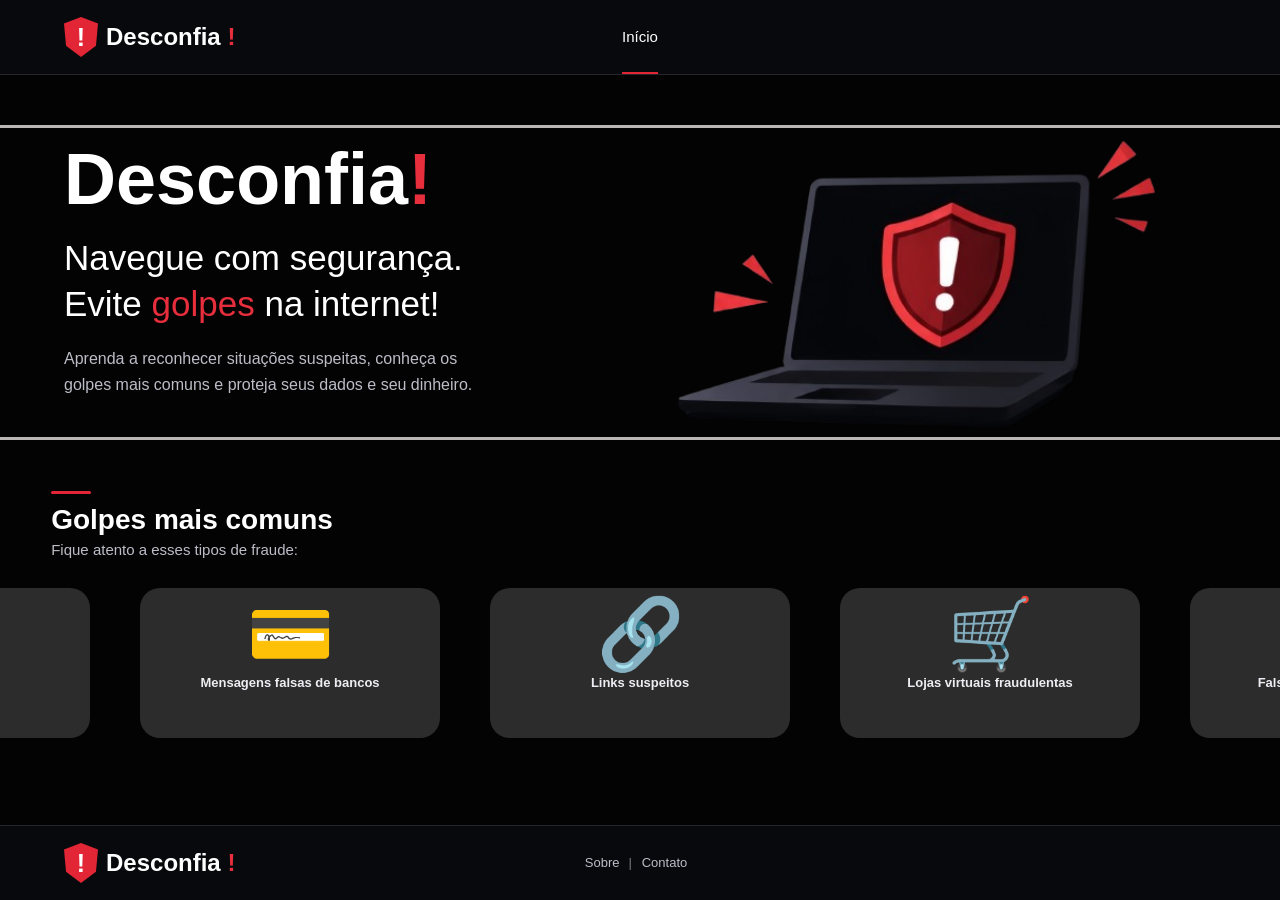
<file: html/index.html>
<!DOCTYPE html>
<html lang="pt-BR">

<head>
    <meta charset="UTF-8">
    <meta name="viewport" content="width=device-width, initial-scale=1.0">
    <title>Desconfia!</title>
    <link rel="stylesheet" href="../css/style.css">
</head>

<body>

    <header class="cabecalho">

        <!-- LOGO -->
        <a href="index.html" class="logo">

            <!-- Símbolo do escudo com exclamação -->
            <span class="icone-logo">!</span>

            <!-- Texto depois do escudo -->
            <span class="nome-logo">
                Desconfia <span class="vermelho">!</span>
            </span>
        </a>

        <!-- Menu horizontal de navegação -->
        <nav class="menu">

            <a href="index.html" class="ativo">Início</a>

        </nav>

    </header>

    <main>
        <!-- Seção da parte inicial -->
        <div class="secaoindex">
            <section class="secao-inicial">
                <div class="conteudo-texto">
                    <h1>Desconfia<span class="vermelho">!</span></h1>
                    <h2>Navegue com segurança. <br>Evite <span class="vermelho">golpes</span> na internet!</h2>
                    <p>Aprenda a reconhecer situações suspeitas, conheça os golpes mais comuns e proteja seus dados e
                        seu
                        dinheiro.</p>
                </div>

                <div class="conteudo-imagem">
                    <img src="../img/notebookr.png" alt="notebook">
                </div>

                
            </section>

            <!-- Seção da parte dos golpes -->
            <section class="secao-golpes">
                <div class="cabecalho-golpes">
                    <div class="detalhe-linha"></div>
                    <h2>Golpes mais comuns</h2>
                    <p>Fique atento a esses tipos de fraude:</p>
                </div>

                <!-- Cards que levam a outras páginas -->
                <nav class="cards-container">

                    <!-- Card 1 -->
                    <a href="pix.html" class="card-golpe">
                        <div class="quadrado">
                            <span class="simbolo">❖</span>
                            <p>Golpes do Pix</p>
                        </div>
                    </a>

                    <!-- Card 2 -->
                    <a href="bancos.html" class="card-golpe">
                        <div class="quadrado">
                            <span class="simbolo">💳</span>
                            <p>Mensagens falsas de bancos</p>
                        </div>
                    </a>

                    <!-- Card 3 -->
                    <a href="link.html" class="card-golpe">
                        <div class="quadrado">
                            <span class="simbolo">🔗</span>
                            <p>Links suspeitos</p>
                        </div>
                    </a>

                    <!-- Card 4 -->
                    <a href="lojas.html" class="card-golpe">
                        <div class="quadrado">
                            <span class="simbolo">🛒</span>
                            <p>Lojas virtuais fraudulentas</p>
                        </div>
                    </a>

                    <!-- Card 5 -->
                    <a href="empregos.html" class="card-golpe">
                        <div class="quadrado">
                            <span class="simbolo">💼</span>
                            <p>Falsas ofertas de emprego</p>
                        </div>
                    </a>


                </nav>

            </section>

        </div>
    </main>

    <div class="footerindex">
        <footer class="rodape">
            <a href="index.html" class="logo">

                <!-- Símbolo do escudo com exclamação -->
                <span class="icone-logo">!</span>

                <!-- Texto depois do escudo -->
                <span class="nome-logo">
                    Desconfia <span class="vermelho">!</span>
                </span>
            </a>

            <nav class="menu-rodape">
                <a href="sobre.html">Sobre</a>
                <span class="separador">│</span>

                <a href="contato.html">Contato</a>
                <span class="separador"></span>
            </nav>

        </footer>
    </div>
</body>

</html>
</file>
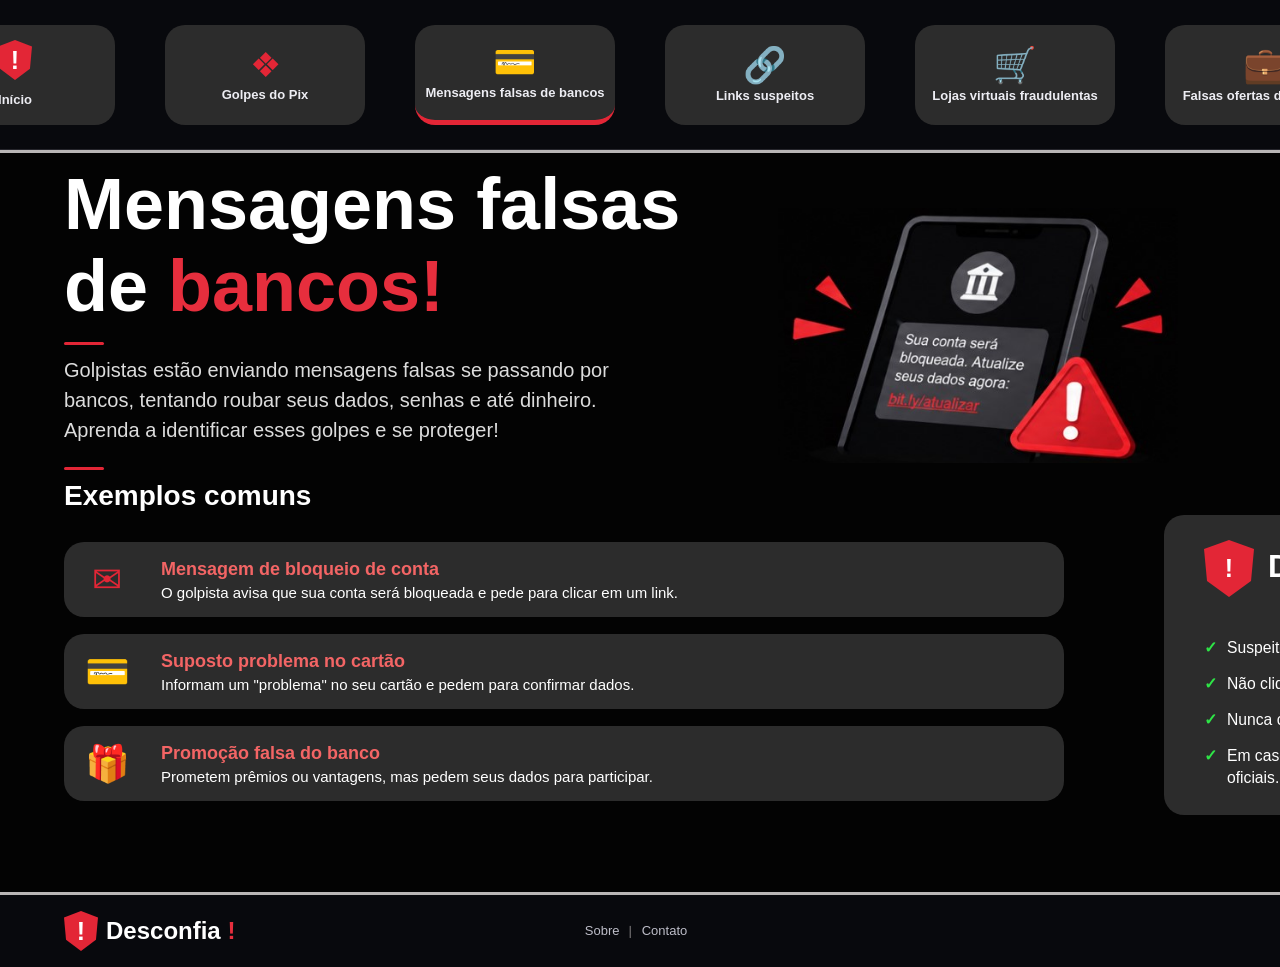
<file: html/bancos.html>
<!DOCTYPE html>
<html lang="pt-BR">

<head>
    <meta charset="UTF-8">
    <meta name="viewport" content="width=device-width, initial-scale=1.0">
    <title>Mensagens falsas de bancos</title>
    <link rel="stylesheet" href="../css/style.css">
</head>

<body>

    <header class="cabecalho-outras">


        <!-- Cards que levam a outras páginas quando um já foi clicado-->
        <nav class="cards-container-clicado">

            <!-- Card 1 -->
            <a href="index.html" class="card-golpe">
                <div class="quadrado-clicado">
                    <span class="icone-logo">!</span>
                    <p class="ajuste">Início</p>
                </div>
            </a>

            <!-- Card 2 -->
            <a href="pix.html" class="card-golpe">
                <div class="quadrado-clicado">
                    <span class="simbolo">❖</span>
                    <p>Golpes do Pix</p>
                </div>
            </a>

            <!-- Card 3 -->
            <a href="bancos.html" class="card-golpe">
                <div class="quadrado-clicado ativo">
                    <span class="simbolo">💳</span>
                    <p>Mensagens falsas de bancos</p>
                </div>
            </a>

            <!-- Card 4 -->
            <a href="link.html" class="card-golpe">
                <div class="quadrado-clicado">
                    <span class="simbolo">🔗</span>
                    <p>Links suspeitos</p>
                </div>
            </a>

            <!-- Card 5 -->
            <a href="lojas.html" class="card-golpe">
                <div class="quadrado-clicado">
                    <span class="simbolo">🛒</span>
                    <p>Lojas virtuais fraudulentas</p>
                </div>
            </a>

            <!-- Card 6 -->
            <a href="empregos.html" class="card-golpe">
                <div class="quadrado-clicado">
                    <span class="simbolo">💼</span>
                    <p>Falsas ofertas de emprego</p>
                </div>
            </a>


        </nav>



    </header>

    <main>

        <!-- Seção da parte inicial -->
        <section class="secao-inicial">
            <div class="conteudo-texto-sobre">
                <div id="titulo-sobre">
                    <h1>Mensagens falsas <br>de <span class="vermelho">bancos!</span></h1>
                </div>
                <div class="detalhe-linha"></div>

                <p class="texto-sobre">
                    Golpistas estão enviando mensagens falsas se passando por bancos, tentando roubar seus dados, senhas
                    e até dinheiro. Aprenda a identificar esses golpes e se proteger!
                </p>

                <div class="conteudo-imagem-banco">
                    <img src="../img/imgbanco.jpg" alt="banco">
                </div>


                <section class="secao-golpes-explicando">
                    <div class="cabecalho-golpes-explicando">
                        <div class="detalhe-linha"></div>
                        <h2>Exemplos comuns</h2>
                    </div>

                    <!-- Início dos cards-->
                    <!-- Classe que agrupa a coluna da esquerda e direita -->
                    <div class="cards-container-2col">
                        <div class="coluna-esquerda">
                            <!-- Card 1 -->
                            <div class="quadrado-comprido">
                                <!-- Emoji -->
                                <span class="simbolo">✉</span>

                                <!-- Bloco que agrupa título e descrição de cada card -->
                                <div class="titulo-descricao">
                                    <h3 class="titulo">
                                        Mensagem de bloqueio de conta
                                    </h3>

                                    <p class="descricao">
                                        O golpista avisa que sua conta será bloqueada e pede para clicar em um link.
                                    </p>

                                </div>

                            </div>


                            <!-- Card 2 -->
                            <div class="quadrado-comprido">
                                <span class="simbolo">💳</span>

                                <!-- Bloco que agrupa título e descrição de cada card -->
                                <div class="titulo-descricao">
                                    <h3 class="titulo">
                                        Suposto problema no cartão
                                    </h3>

                                    <p class="descricao">
                                        Informam um "problema" no seu cartão e pedem para confirmar dados.
                                    </p>

                                </div>
                            </div>

                            <!-- Card 3 -->
                            <div class="quadrado-comprido">
                                <span class="simbolo">🎁</span>

                                <!-- Bloco que agrupa título e descrição de cada card -->
                                <div class="titulo-descricao">
                                    <h3 class="titulo">
                                        Promoção falsa do banco
                                    </h3>

                                    <p class="descricao">
                                        Prometem prêmios ou vantagens, mas pedem seus dados para participar.
                                    </p>

                                </div>
                            </div>
                        </div>

                        <div class="coluna-direita">

                            <!-- Card 4 -->
                            <div class="quadrado-grande">

                                <div class="titulo-icone-qd">
                                    <span class="icone-logo">!</span>
                                    <h3 class="titulo-qd">
                                        Dicas de proteção
                                    </h3>
                                </div>

                                <ul class="descricao-qd">
                                    <li><span class="check">✓</span>Suspeite de mensagens que pedem dados pessoais.
                                    </li>
                                    <li><span class="check">✓</span>Não clique em links desconhecidos.</li>
                                    <li><span class="check">✓</span>Nunca compartilhe senhas ou códigos por mensagens.
                                    </li>
                                    <li><span class="check">✓</span>Em caso de dúvida, entre em contato com o banco
                                        pelos
                                        canais oficiais.</li>
                                </ul>

                            </div>

                        </div>
                    </div>

                </section>
            </div>

        </section>

    </main>

    <footer class="rodape">
        <a href="index.html" class="logo">

            <!-- Símbolo do escudo com exclamação -->
            <span class="icone-logo">!</span>

            <!-- Texto depois do escudo -->
            <span class="nome-logo">
                Desconfia <span class="vermelho">!</span>
            </span>
        </a>

        <nav class="menu-rodape">
            <a href="sobre.html">Sobre</a>
            <span class="separador">│</span>

            <a href="contato.html">Contato</a>
            <span class="separador"></span>
        </nav>

    </footer>

</body>

</html>
</file>
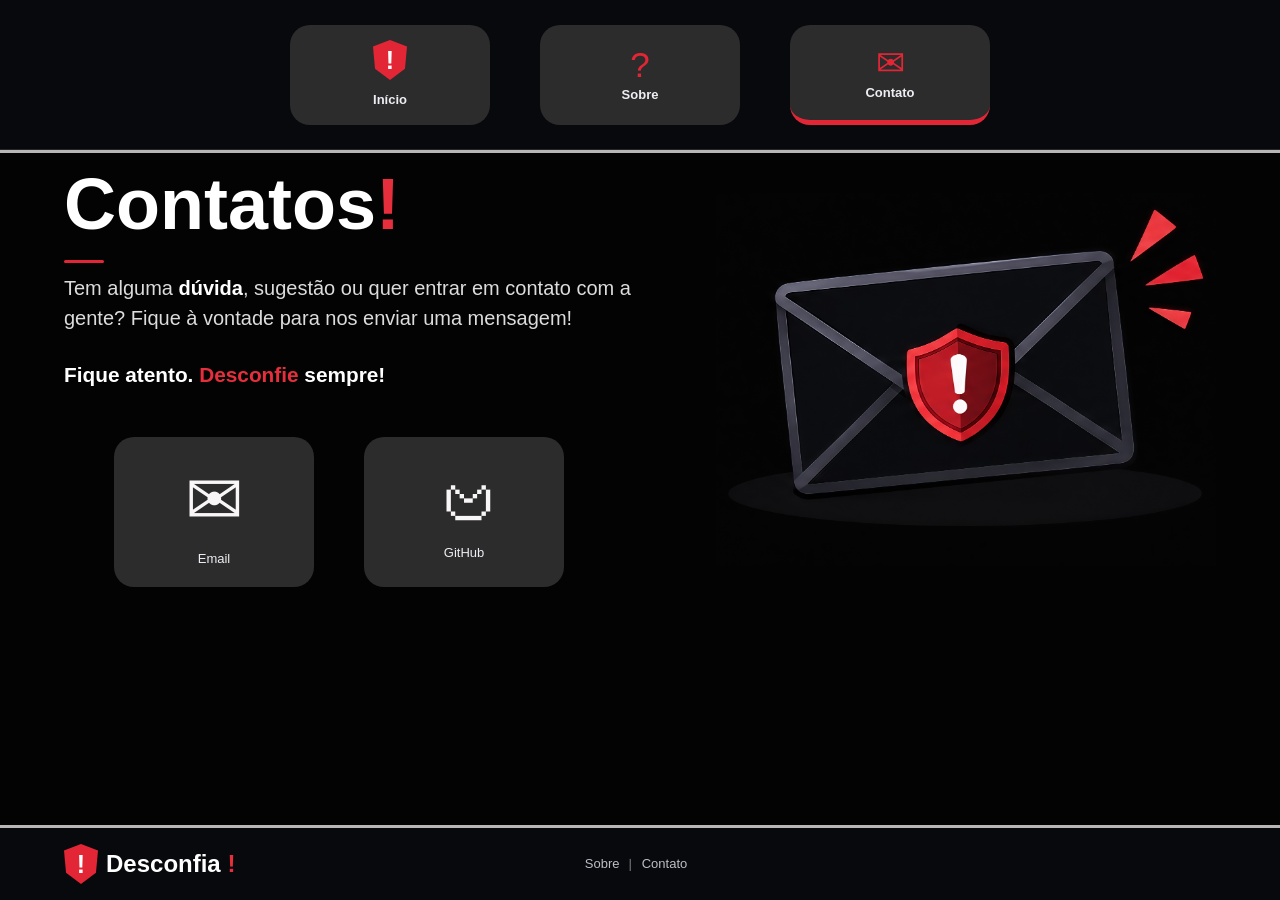
<file: html/contato.html>
<!DOCTYPE html>
<html lang="pt-BR">

<head>
    <meta charset="UTF-8">
    <meta name="viewport" content="width=device-width, initial-scale=1.0">
    <title>Contato</title>
    <link rel="stylesheet" href="../css/style.css">
</head>

<body>

    <header class="cabecalho-outras">


        <!-- Cards que levam a outras páginas quando um já foi clicado-->
        <nav class="cards-container-clicado">

            <!-- Card 1 -->
            <a href="index.html" class="card-golpe">
                <div class="quadrado-clicado">
                    <span class="icone-logo">!</span>
                    <p class="ajuste">Início</p>
                </div>
            </a>

            <!-- Card 2 -->
            <a href="sobre.html" class="card-golpe">
                <div class="quadrado-clicado">
                    <span class="simbolo">?</span>
                    <p>Sobre</p>
                </div>
            </a>

            <!-- Card 3 -->
            <a href="contato.html" class="card-golpe">
                <div class="quadrado-clicado ativo">
                    <span class="simbolo">✉</span>
                    <p>Contato</p>
                </div>
            </a>


        </nav>



    </header>

    <main>

        <!-- Seção da parte inicial -->
        <section class="secao-inicial">
            <div class="conteudo-texto-sobre">
                <div id="titulo-sobre">
                    <h1>Contatos<span class="vermelho">!</span></h1>
                </div>
                <div class="detalhe-linha"></div>

                <p class="texto-sobre">
                    Tem alguma <strong>dúvida</strong>, sugestão ou quer entrar em contato com a gente? Fique à vontade
                    para nos enviar uma mensagem!
                </p>

                <p class="frase-final">
                    Fique atento. <span class="vermelho">Desconfie</span> sempre!
                </p>

                <nav class="cards-container-contato">

                    <!-- Card 1 -->
                    <a href="https://mail.google.com/mail/?view=cm&fs=1&to=ntandreyz@gmail.com" class="card-contato">
                        <div class="quadrado-contato">
                            <span class="simbolo-contato">✉</span>
                            <p class="ajuste">Email</p>
                        </div>
                    </a>

                    <!-- Card 2 -->
                    <a href="https://github.com/ntandrey/ProjetoFinal.git" class="card-contato">
                        <div class="quadrado-contato">
                            <span class="simbolo-contato">𑄝</span>
                            <p>GitHub</p>
                        </div>
                    </a>

                    <div class="conteudo-imagem-contato">
                        <img src="../img/imagem-contato.jpg" alt="interrogação">
                    </div>

                </nav>
            </div>
        </section>

    </main>

    <footer class="rodape">
        <a href="index.html" class="logo">

            <!-- Símbolo do escudo com exclamação -->
            <span class="icone-logo">!</span>

            <!-- Texto depois do escudo -->
            <span class="nome-logo">
                Desconfia <span class="vermelho">!</span>
            </span>
        </a>

        <nav class="menu-rodape">
            <a href="sobre.html">Sobre</a>
            <span class="separador">│</span>

            <a href="contato.html">Contato</a>
            <span class="separador"></span>
        </nav>

    </footer>

</body>

</html>
</file>
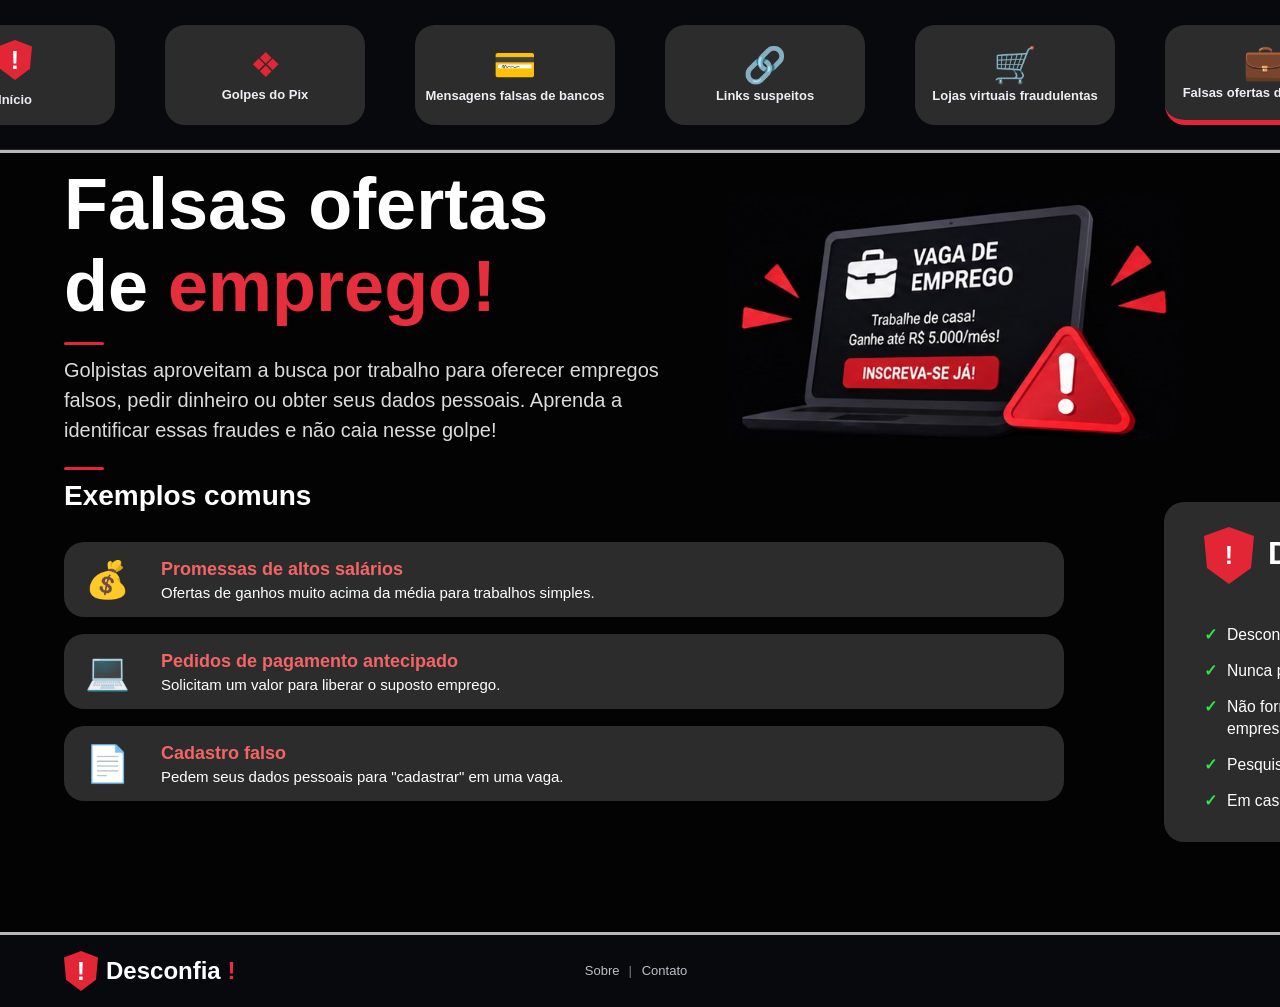
<file: html/empregos.html>
<!DOCTYPE html>
<html lang="pt-BR">

<head>
    <meta charset="UTF-8">
    <meta name="viewport" content="width=device-width, initial-scale=1.0">
    <title>Falsas ofertas de emprego</title>
    <link rel="stylesheet" href="../css/style.css">
</head>

<body>

    <header class="cabecalho-outras">

        <!-- Cards que levam a outras páginas quando um já foi clicado-->
        <nav class="cards-container-clicado">

            <!-- Card 1 -->
            <a href="index.html" class="card-golpe">
                <div class="quadrado-clicado">
                    <span class="icone-logo">!</span>
                    <p class="ajuste">Início</p>
                </div>
            </a>

            <!-- Card 2 -->
            <a href="pix.html" class="card-golpe">
                <div class="quadrado-clicado">
                    <span class="simbolo">❖</span>
                    <p>Golpes do Pix</p>
                </div>
            </a>

            <!-- Card 3 -->
            <a href="bancos.html" class="card-golpe">
                <div class="quadrado-clicado">
                    <span class="simbolo">💳</span>
                    <p>Mensagens falsas de bancos</p>
                </div>
            </a>

            <!-- Card 4 -->
            <a href="link.html" class="card-golpe">
                <div class="quadrado-clicado">
                    <span class="simbolo">🔗</span>
                    <p>Links suspeitos</p>
                </div>
            </a>

            <!-- Card 5 -->
            <a href="lojas.html" class="card-golpe">
                <div class="quadrado-clicado">
                    <span class="simbolo">🛒</span>
                    <p>Lojas virtuais fraudulentas</p>
                </div>
            </a>

            <!-- Card 6 -->
            <a href="empregos.html" class="card-golpe">
                <div class="quadrado-clicado ativo">
                    <span class="simbolo">💼</span>
                    <p>Falsas ofertas de emprego</p>
                </div>
            </a>

        </nav>

    </header>

    <main>

        <!-- Seção da parte inicial -->
        <section class="secao-inicial">
            <div class="conteudo-texto-sobre">
                <div id="titulo-sobre">
                    <h1>Falsas ofertas <br>de <span class="vermelho">emprego!</span></h1>
                </div>
                <div class="detalhe-linha"></div>

                <p class="texto-sobre">
                    Golpistas aproveitam a busca por trabalho para oferecer empregos falsos, pedir dinheiro ou obter
                    seus dados pessoais. Aprenda a identificar essas fraudes e não caia nesse golpe!
                </p>

                <div class="conteudo-imagem-emprego">
                    <img src="../img/imgemprego.jpg" alt="emprego">
                </div>

                <section class="secao-golpes-explicando">
                    <div class="cabecalho-golpes-explicando">
                        <div class="detalhe-linha"></div>
                        <h2>Exemplos comuns</h2>
                    </div>

                    <!-- Início dos cards-->
                    <!-- Classe que agrupa a coluna da esquerda e direita -->
                    <div class="cards-container-2col">
                        <div class="coluna-esquerda">
                            <!-- Card 1 -->
                            <div class="quadrado-comprido">
                                <!-- Emoji -->
                                <span class="simbolo">💰</span>

                                <!-- Bloco que agrupa título e descrição de cada card -->
                                <div class="titulo-descricao">
                                    <h3 class="titulo">
                                        Promessas de altos salários
                                    </h3>

                                    <p class="descricao">
                                        Ofertas de ganhos muito acima da média para trabalhos simples.
                                    </p>

                                </div>

                            </div>

                            <!-- Card 2 -->
                            <div class="quadrado-comprido">
                                <span class="simbolo">💻</span>

                                <!-- Bloco que agrupa título e descrição de cada card -->
                                <div class="titulo-descricao">
                                    <h3 class="titulo">
                                        Pedidos de pagamento antecipado
                                    </h3>

                                    <p class="descricao">
                                        Solicitam um valor para liberar o suposto emprego.
                                    </p>

                                </div>
                            </div>

                            <!-- Card 3 -->
                            <div class="quadrado-comprido">
                                <span class="simbolo">📄</span>

                                <!-- Bloco que agrupa título e descrição de cada card -->
                                <div class="titulo-descricao">
                                    <h3 class="titulo">
                                        Cadastro falso
                                    </h3>

                                    <p class="descricao">
                                        Pedem seus dados pessoais para "cadastrar" em uma vaga.
                                    </p>

                                </div>
                            </div>
                        </div>

                        <div class="coluna-direita">
                            <!-- Card 4 -->
                            <div class="emprego">
                                <div class="quadrado-grande">

                                    <div class="titulo-icone-qd">
                                        <span class="icone-logo">!</span>
                                        <h3 class="titulo-qd">
                                            Dicas de proteção
                                        </h3>
                                    </div>

                                    <ul class="descricao-qd">
                                        <li><span class="check">✓</span>Desconfie de ofertas que prometem salários
                                            irreais.
                                        </li>
                                        <li><span class="check">✓</span>Nunca pague para conseguir um emprego.</li>
                                        <li><span class="check">✓</span>Não forneça seus dados pessoais sem ter certeza
                                            da
                                            procedência da empresa.</li>
                                        <li><span class="check">✓</span>Pesquise sobre a empresa e verifique se a vaga
                                            realmente existe.</li>
                                        <li><span class="check">✓</span>Em caso de dúvida, busque informações em sites
                                            oficiais.</li>
                                    </ul>

                                </div>
                            </div>
                        </div>
                    </div>

                </section>
            </div>

        </section>

    </main>

    <footer class="rodape">
        <a href="index.html" class="logo">

            <!-- Símbolo do escudo com exclamação -->
            <span class="icone-logo">!</span>

            <span class="nome-logo">
                Desconfia <span class="vermelho">!</span>
            </span>
        </a>

        <nav class="menu-rodape">
            <a href="sobre.html">Sobre</a>
            <span class="separador">│</span>

            <a href="contato.html">Contato</a>
            <span class="separador"></span>
        </nav>

    </footer>

</body>

</html>
</file>
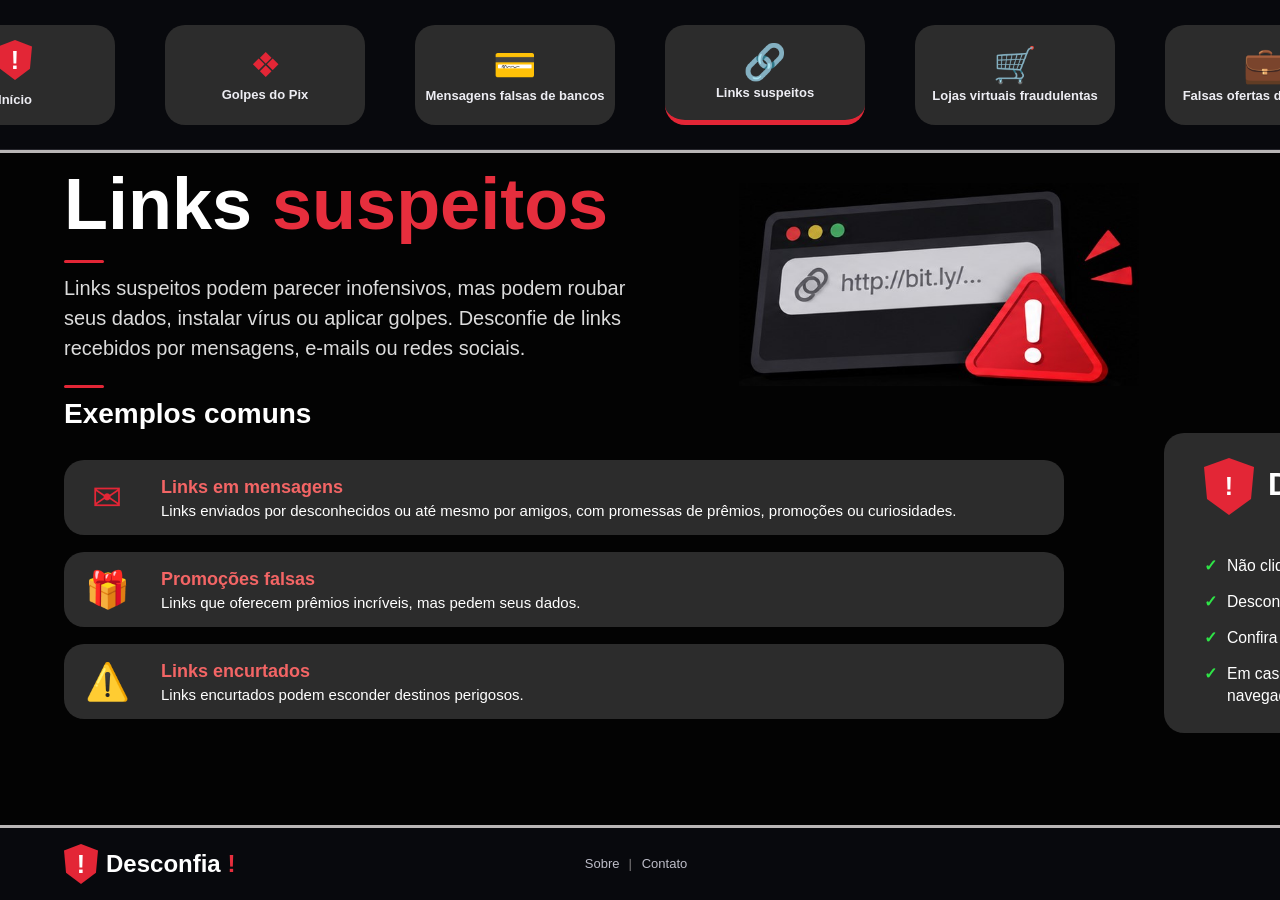
<file: html/link.html>
<!DOCTYPE html>
<html lang="pt-BR">

<head>
    <meta charset="UTF-8">
    <meta name="viewport" content="width=device-width, initial-scale=1.0">
    <title>Links suspeitos</title>
    <link rel="stylesheet" href="../css/style.css">
</head>

<body>

    <header class="cabecalho-outras">

        <!-- Cards que levam a outras páginas quando um já foi clicado-->
        <nav class="cards-container-clicado">

            <!-- Card 1 -->
            <a href="index.html" class="card-golpe">
                <div class="quadrado-clicado">
                    <span class="icone-logo">!</span>
                    <p class="ajuste">Início</p>
                </div>
            </a>

            <!-- Card 2 -->
            <a href="pix.html" class="card-golpe">
                <div class="quadrado-clicado">
                    <span class="simbolo">❖</span>
                    <p>Golpes do Pix</p>
                </div>
            </a>

            <!-- Card 3 -->
            <a href="bancos.html" class="card-golpe">
                <div class="quadrado-clicado">
                    <span class="simbolo">💳</span>
                    <p>Mensagens falsas de bancos</p>
                </div>
            </a>

            <!-- Card 4 -->
            <a href="link.html" class="card-golpe">
                <div class="quadrado-clicado ativo">
                    <span class="simbolo">🔗</span>
                    <p>Links suspeitos</p>
                </div>
            </a>

            <!-- Card 5 -->
            <a href="lojas.html" class="card-golpe">
                <div class="quadrado-clicado">
                    <span class="simbolo">🛒</span>
                    <p>Lojas virtuais fraudulentas</p>
                </div>
            </a>

            <!-- Card 6 -->
            <a href="empregos.html" class="card-golpe">
                <div class="quadrado-clicado">
                    <span class="simbolo">💼</span>
                    <p>Falsas ofertas de emprego</p>
                </div>
            </a>

        </nav>

    </header>

    <main>

        <!-- Seção da parte inicial -->
        <section class="secao-inicial">
            <div class="conteudo-texto-sobre">
                <div id="titulo-sobre">
                    <h1>Links <span class="vermelho">suspeitos</span></h1>
                </div>
                <div class="detalhe-linha"></div>

                <p class="texto-sobre">
                    Links suspeitos podem parecer inofensivos, mas podem roubar seus dados, instalar vírus ou aplicar
                    golpes. Desconfie de links recebidos por mensagens, e-mails ou redes sociais.
                </p>

                <div class="conteudo-imagem-link">
                    <img src="../img/imglink.jpg" alt="link">
                </div>

                <section class="secao-golpes-explicando">
                    <div class="cabecalho-golpes-explicando">
                        <div class="detalhe-linha"></div>
                        <h2>Exemplos comuns</h2>
                    </div>

                    <!-- Início dos cards-->
                    <!-- Classe que agrupa a coluna da esquerda e direita -->
                    <div class="cards-container-2col">
                        <div class="coluna-esquerda">
                            <!-- Card 1 -->
                            <div class="quadrado-comprido">
                                <!-- Emoji -->
                                <span class="simbolo">✉</span>

                                <!-- Bloco que agrupa título e descrição de cada card -->
                                <div class="titulo-descricao">
                                    <h3 class="titulo">
                                        Links em mensagens
                                    </h3>

                                    <p class="descricao">
                                        Links enviados por desconhecidos ou até mesmo por amigos, com promessas de
                                        prêmios, promoções ou curiosidades.
                                    </p>

                                </div>

                            </div>

                            <!-- Card 2 -->
                            <div class="quadrado-comprido">
                                <span class="simbolo">🎁</span>

                                <!-- Bloco que agrupa título e descrição de cada card -->
                                <div class="titulo-descricao">
                                    <h3 class="titulo">
                                        Promoções falsas
                                    </h3>

                                    <p class="descricao">
                                        Links que oferecem prêmios incríveis, mas pedem seus dados.
                                    </p>

                                </div>
                            </div>

                            <!-- Card 3 -->
                            <div class="quadrado-comprido">
                                <span class="simbolo">⚠️</span>

                                <!-- Bloco que agrupa título e descrição de cada card -->
                                <div class="titulo-descricao">
                                    <h3 class="titulo">
                                        Links encurtados
                                    </h3>

                                    <p class="descricao">
                                        Links encurtados podem esconder destinos perigosos.
                                    </p>

                                </div>
                            </div>
                        </div>

                        <div class="coluna-direita">

                            <!-- Card 4 -->
                            <div class="quadrado-grande">

                                <div class="titulo-icone-qd">
                                    <span class="icone-logo">!</span>
                                    <h3 class="titulo-qd">
                                        Dicas de proteção
                                    </h3>
                                </div>

                                <ul class="descricao-qd">
                                    <li><span class="check">✓</span>Não clique em links de fontes desconhecidas.</li>
                                    <li><span class="check">✓</span>Desconfie de promoções boas demais para serem
                                        verdade.</li>
                                    <li><span class="check">✓</span>Confira o endereço do link antes de clicar.</li>
                                    <li><span class="check">✓</span>Em caso de dúvida, acesse o site oficial da empresa
                                        pelo seu navegador.</li>
                                </ul>

                            </div>

                        </div>
                    </div>

                </section>
            </div>

        </section>

    </main>

    <footer class="rodape">
        <a href="index.html" class="logo">

            <!-- Símbolo do escudo com exclamação -->
            <span class="icone-logo">!</span>

    
            <span class="nome-logo">
                Desconfia <span class="vermelho">!</span>
            </span>
        </a>

        <nav class="menu-rodape">
            <a href="sobre.html">Sobre</a>
            <span class="separador">│</span>

            <a href="contato.html">Contato</a>
            <span class="separador"></span>
        </nav>

    </footer>

</body>

</html>
</file>
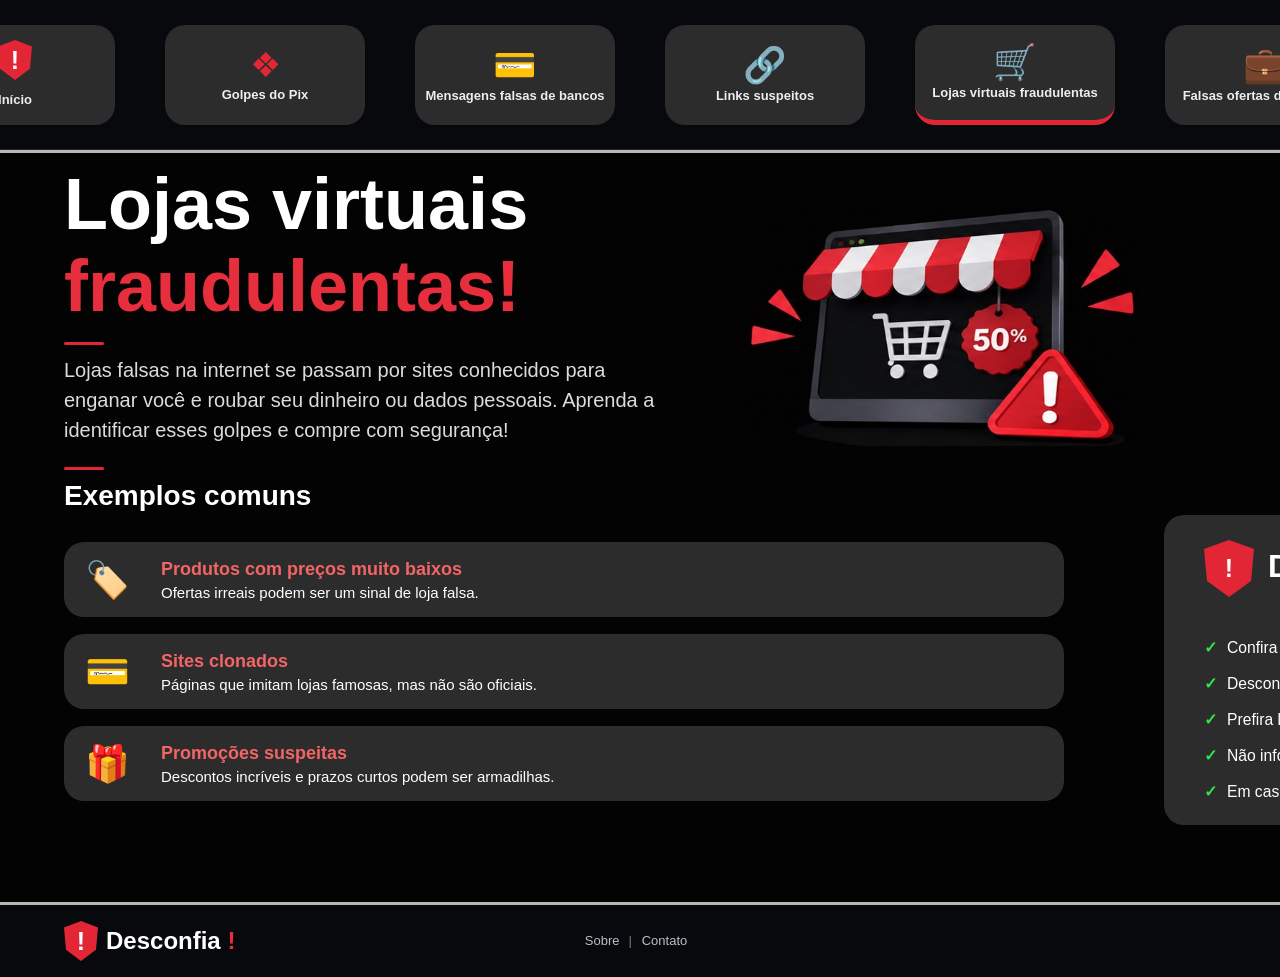
<file: html/lojas.html>
<!DOCTYPE html>
<html lang="pt-BR">

<head>
    <meta charset="UTF-8">
    <meta name="viewport" content="width=device-width, initial-scale=1.0">
    <title>Lojas virtuais fraudulentas</title>
    <link rel="stylesheet" href="../css/style.css">
</head>

<body>

    <header class="cabecalho-outras">

        <!-- Cards que levam a outras páginas quando um já foi clicado-->
        <nav class="cards-container-clicado">

            <!-- Card 1 -->
            <a href="index.html" class="card-golpe">
                <div class="quadrado-clicado">
                    <span class="icone-logo">!</span>
                    <p class="ajuste">Início</p>
                </div>
            </a>

            <!-- Card 2 -->
            <a href="pix.html" class="card-golpe">
                <div class="quadrado-clicado">
                    <span class="simbolo">❖</span>
                    <p>Golpes do Pix</p>
                </div>
            </a>

            <!-- Card 3 -->
            <a href="bancos.html" class="card-golpe">
                <div class="quadrado-clicado">
                    <span class="simbolo">💳</span>
                    <p>Mensagens falsas de bancos</p>
                </div>
            </a>

            <!-- Card 4 -->
            <a href="link.html" class="card-golpe">
                <div class="quadrado-clicado">
                    <span class="simbolo">🔗</span>
                    <p>Links suspeitos</p>
                </div>
            </a>

            <!-- Card 5 -->
            <a href="lojas.html" class="card-golpe">
                <div class="quadrado-clicado ativo">
                    <span class="simbolo">🛒</span>
                    <p>Lojas virtuais fraudulentas</p>
                </div>
            </a>

            <!-- Card 6 -->
            <a href="empregos.html" class="card-golpe">
                <div class="quadrado-clicado">
                    <span class="simbolo">💼</span>
                    <p>Falsas ofertas de emprego</p>
                </div>
            </a>

        </nav>

    </header>

    <main>

        <!-- Seção da parte inicial -->
        <section class="secao-inicial">
            <div class="conteudo-texto-sobre">
                <div id="titulo-sobre">
                    <h1>Lojas virtuais <br><span class="vermelho">fraudulentas!</span></h1>
                </div>
                <div class="detalhe-linha"></div>

                <p class="texto-sobre">
                    Lojas falsas na internet se passam por sites conhecidos para enganar você e roubar seu dinheiro ou
                    dados pessoais. Aprenda a identificar esses golpes e compre com segurança!
                </p>

                <div class="conteudo-imagem-loja">
                    <img src="../img/imgloja.jpg" alt="loja">
                </div>

                <section class="secao-golpes-explicando">
                    <div class="cabecalho-golpes-explicando">
                        <div class="detalhe-linha"></div>
                        <h2>Exemplos comuns</h2>
                    </div>

                    <!-- Início dos cards-->
                    <!-- Classe que agrupa a coluna da esquerda e direita -->
                    <div class="cards-container-2col">
                        <div class="coluna-esquerda">
                            <!-- Card 1 -->
                            <div class="quadrado-comprido">
                                <!-- Emoji -->
                                <span class="simbolo">🏷️</span>

                                <!-- Bloco que agrupa título e descrição de cada card -->
                                <div class="titulo-descricao">
                                    <h3 class="titulo">
                                        Produtos com preços muito baixos
                                    </h3>

                                    <p class="descricao">
                                        Ofertas irreais podem ser um sinal de loja falsa.
                                    </p>

                                </div>

                            </div>

                            <!-- Card 2 -->
                            <div class="quadrado-comprido">
                                <span class="simbolo">💳</span>

                                <!-- Bloco que agrupa título e descrição de cada card -->
                                <div class="titulo-descricao">
                                    <h3 class="titulo">
                                        Sites clonados
                                    </h3>

                                    <p class="descricao">
                                        Páginas que imitam lojas famosas, mas não são oficiais.
                                    </p>

                                </div>
                            </div>

                            <!-- Card 3 -->
                            <div class="quadrado-comprido">
                                <span class="simbolo">🎁</span>

                                <!-- Bloco que agrupa título e descrição de cada card -->
                                <div class="titulo-descricao">
                                    <h3 class="titulo">
                                        Promoções suspeitas
                                    </h3>

                                    <p class="descricao">
                                        Descontos incríveis e prazos curtos podem ser armadilhas.
                                    </p>

                                </div>
                            </div>
                        </div>

                        <div class="coluna-direita">

                            <!-- Card 4 -->
                            <div class="loja">
                                <div class="quadrado-grande">

                                    <div class="titulo-icone-qd">
                                        <span class="icone-logo">!</span>
                                        <h3 class="titulo-qd">
                                            Dicas de proteção
                                        </h3>
                                    </div>

                                    <ul class="descricao-qd">
                                        <li><span class="check">✓</span>Confira se o site é oficial e se o endereço está
                                            correto.</li>
                                        <li><span class="check">✓</span>Desconfie de preços muito abaixo do normal.</li>
                                        <li><span class="check">✓</span>Prefira lojas conhecidas e seguras.</li>
                                        <li><span class="check">✓</span>Não informe seus dados pessoais ou bancários em
                                            sites suspeitos.</li>
                                        <li><span class="check">✓</span>Em caso de dúvida, pesquise sobre a loja.</li>
                                    </ul>

                                </div>
                            </div>
                        </div>
                    </div>

                </section>
            </div>

        </section>

    </main>

    <footer class="rodape">
        <a href="index.html" class="logo">

            <!-- Símbolo do escudo com exclamação -->
            <span class="icone-logo">!</span>

            
            <span class="nome-logo">
                Desconfia <span class="vermelho">!</span>
            </span>
        </a>

        <nav class="menu-rodape">
            <a href="sobre.html">Sobre</a>
            <span class="separador">│</span>

            <a href="contato.html">Contato</a>
            <span class="separador"></span>
        </nav>

    </footer>

</body>

</html>
</file>
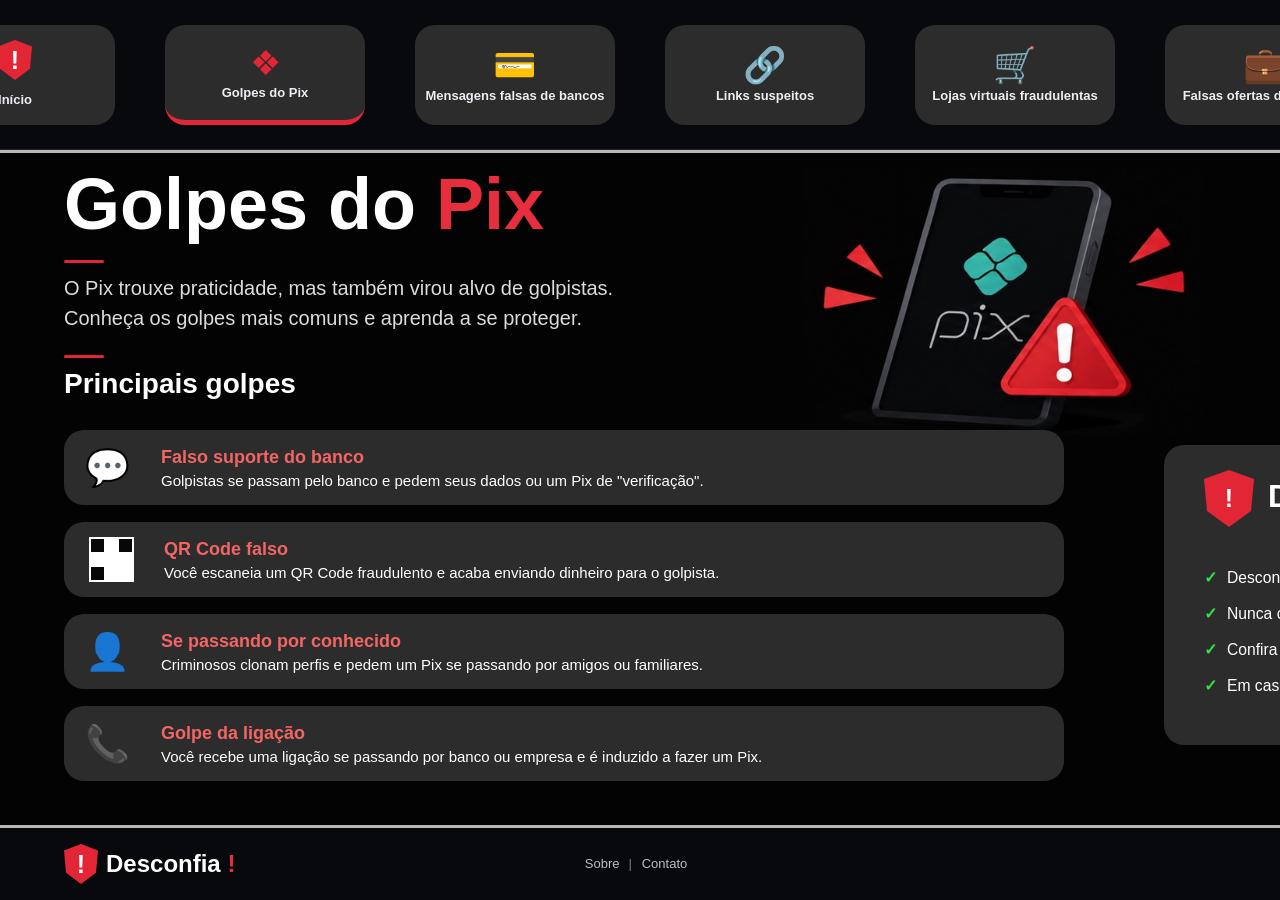
<file: html/pix.html>
<!DOCTYPE html>
<html lang="pt-BR">

<head>
    <meta charset="UTF-8">
    <meta name="viewport" content="width=device-width, initial-scale=1.0">
    <title>Golpes do Pix</title>
    <link rel="stylesheet" href="../css/style.css">
</head>

<body>

    <header class="cabecalho-outras">


        <!-- Cards que levam a outras páginas quando um já foi clicado-->
        <nav class="cards-container-clicado">

            <!-- Card 1 -->
            <a href="index.html" class="card-golpe">
                <div class="quadrado-clicado">
                    <span class="icone-logo">!</span>
                    <p class="ajuste">Início</p>
                </div>
            </a>

            <!-- Card 2 -->
            <a href="pix.html" class="card-golpe">
                <div class="quadrado-clicado ativo">
                    <span class="simbolo">❖</span>
                    <p>Golpes do Pix</p>
                </div>
            </a>

            <!-- Card 3 -->
            <a href="bancos.html" class="card-golpe">
                <div class="quadrado-clicado">
                    <span class="simbolo">💳</span>
                    <p>Mensagens falsas de bancos</p>
                </div>
            </a>

            <!-- Card 4 -->
            <a href="link.html" class="card-golpe">
                <div class="quadrado-clicado">
                    <span class="simbolo">🔗</span>
                    <p>Links suspeitos</p>
                </div>
            </a>

            <!-- Card 5 -->
            <a href="lojas.html" class="card-golpe">
                <div class="quadrado-clicado">
                    <span class="simbolo">🛒</span>
                    <p>Lojas virtuais fraudulentas</p>
                </div>
            </a>

            <!-- Card 6 -->
            <a href="empregos.html" class="card-golpe">
                <div class="quadrado-clicado">
                    <span class="simbolo">💼</span>
                    <p>Falsas ofertas de emprego</p>
                </div>
            </a>


        </nav>



    </header>

    <main>

        <!-- Seção da parte inicial -->
        <section class="secao-inicial">
            <div class="conteudo-texto-sobre">
                <div id="titulo-sobre">
                    <h1>Golpes do <span class="vermelho">Pix</span></h1>
                </div>
                <div class="detalhe-linha"></div>

                <p class="texto-sobre">
                    O Pix trouxe praticidade, mas também virou alvo de golpistas. Conheça os golpes mais comuns e
                    aprenda a se proteger.
                </p>

                <div class="conteudo-imagem-pix">
                    <img src="../img/pix.jpg" alt="pix">
                </div>


                <section class="secao-golpes-explicando">
                    <div class="cabecalho-golpes-explicando">
                        <div class="detalhe-linha"></div>
                        <h2>Principais golpes</h2>
                    </div>

                    <!-- Início dos cards-->
                    <!-- Classe que agrupa a coluna da esquerda e direita -->
                    <div class="cards-container-2col">
                        <div class="coluna-esquerda">
                            <!-- Card 1 -->
                            <div class="quadrado-comprido">
                                <!-- Emoji -->
                                <span class="simbolo">💬</span>

                                <!-- Bloco que agrupa título e descrição de cada card -->
                                <div class="titulo-descricao">
                                    <h3 class="titulo">
                                        Falso suporte do banco
                                    </h3>

                                    <p class="descricao">
                                        Golpistas se passam pelo banco e pedem seus dados ou um Pix de "verificação".
                                    </p>

                                </div>

                            </div>


                            <!-- Card 2 -->
                            <div class="quadrado-comprido">
                                <!-- Construção do simbolo qrcode -->
                                <div class="simbolo-qrcode">
                                    <!-- Bloquinho 1 qrcode -->
                                    <div class="blocosqrcode1"></div>
                                    <!-- Bloquinho 2 qrcode -->
                                    <div class="blocosqrcode2"></div>
                                    <!-- Bloquinho 3 qrcode -->
                                    <div class="blocosqrcode3"></div>
                                </div>

                                <!-- Bloco que agrupa título e descrição de cada card -->
                                <div class="titulo-descricao">
                                    <h3 class="titulo">
                                        QR Code falso
                                    </h3>

                                    <p class="descricao">
                                        Você escaneia um QR Code fraudulento e acaba enviando dinheiro para o golpista.
                                    </p>

                                </div>
                            </div>

                            <!-- Card 3 -->
                            <div class="quadrado-comprido">
                                <span class="simbolo">👤</span>

                                <!-- Bloco que agrupa título e descrição de cada card -->
                                <div class="titulo-descricao">
                                    <h3 class="titulo">
                                        Se passando por conhecido
                                    </h3>

                                    <p class="descricao">
                                        Criminosos clonam perfis e pedem um Pix se passando por amigos ou familiares.
                                    </p>

                                </div>
                            </div>

                            <!-- Card 4 -->
                            <div class="quadrado-comprido">
                                <!-- Emoji -->
                                <span class="simbolo">📞</span>

                                <!-- Bloco que agrupa título e descrição de cada card -->
                                <div class="titulo-descricao">
                                    <h3 class="titulo">
                                        Golpe da ligação
                                    </h3>

                                    <p class="descricao">
                                        Você recebe uma ligação se passando por banco ou empresa e é induzido a fazer um
                                        Pix.
                                    </p>

                                </div>

                            </div>
                        </div>

                        <div class="coluna-direita">

                            <!-- Card 5 -->
                            <div class="pix">
                                <div class="quadrado-grande">

                                    <div class="titulo-icone-qd">
                                        <span class="icone-logo">!</span>
                                        <h3 class="titulo-qd">
                                            Dicas de proteção
                                        </h3>
                                    </div>

                                    <ul class="descricao-qd">
                                        <li><span class="check">✓</span>Desconfie de pedidos inesperados de Pix. </li>
                                        <li><span class="check">✓</span>Nunca compartilhe seus dados pessoais.</li>
                                        <li><span class="check">✓</span>Confira sempre as informações antes de
                                            transferir dinheiro. </li>
                                        <li><span class="check">✓</span>Em caso de suspeita, denuncie.</li>
                                    </ul>

                                </div>
                            </div>
                        </div>
                    </div>

                </section>
            </div>

        </section>

    </main>

    <footer class="rodape">
        <a href="index.html" class="logo">

            <!-- Símbolo do escudo com exclamação -->
            <span class="icone-logo">!</span>

            <!-- Texto depois do escudo -->
            <span class="nome-logo">
                Desconfia <span class="vermelho">!</span>
            </span>
        </a>

        <nav class="menu-rodape">
            <a href="sobre.html">Sobre</a>
            <span class="separador">│</span>

            <a href="contato.html">Contato</a>
            <span class="separador"></span>
        </nav>

    </footer>

</body>

</html>
</file>
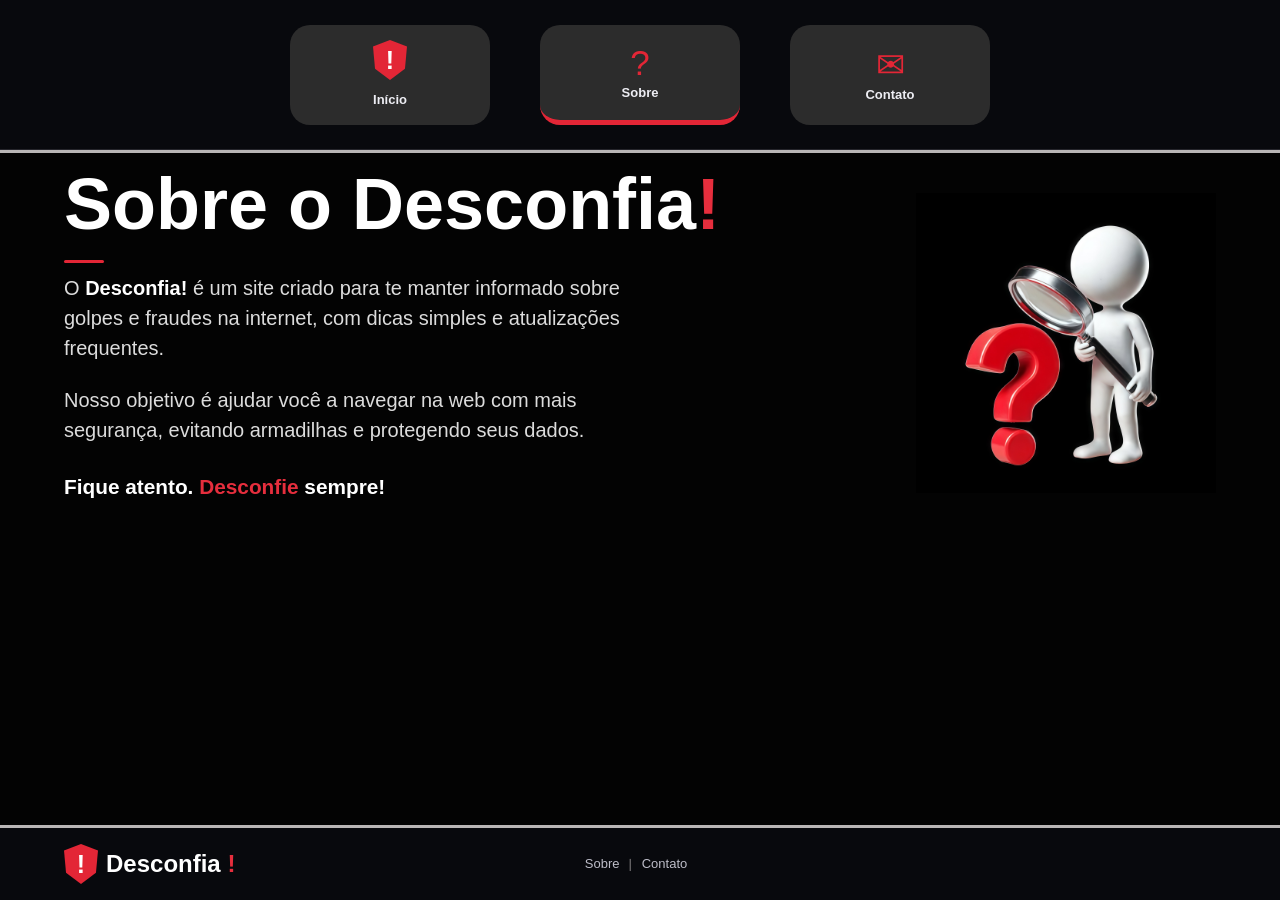
<file: html/sobre.html>
<!DOCTYPE html>
<html lang="pt-BR">

<head>
    <meta charset="UTF-8">
    <meta name="viewport" content="width=device-width, initial-scale=1.0">
    <title>Sobre</title>
    <link rel="stylesheet" href="../css/style.css">
</head>

<body>

    <header class="cabecalho-outras">


        <!-- Cards que levam a outras páginas quando um já foi clicado-->
        <nav class="cards-container-clicado">

            <!-- Card 1 -->
            <a href="index.html" class="card-golpe">
                <div class="quadrado-clicado">
                    <span class="icone-logo">!</span>
                    <p class="ajuste">Início</p>
                </div>
            </a>

            <!-- Card 2 -->
            <a href="sobre.html" class="card-golpe">
                <div class="quadrado-clicado ativo">
                    <span class="simbolo">?</span>
                    <p>Sobre</p>
                </div>
            </a>

            <!-- Card 3 -->
            <a href="contato.html" class="card-golpe">
                <div class="quadrado-clicado">
                    <span class="simbolo">✉</span>
                    <p>Contato</p>
                </div>
            </a>

        </nav>



    </header>

    <main>

        <!-- Seção da parte inicial -->
        <section class="secao-inicial">
            <div class="conteudo-texto-sobre">
                <div id="titulo-sobre">
                    <h1>Sobre o Desconfia<span class="vermelho">!</span></h1>
                </div>
                <div class="detalhe-linha"></div>

                <p class="texto-sobre">
                    O <strong>Desconfia!</strong> é um site criado para te manter informado sobre golpes e fraudes na
                    internet, com dicas simples e atualizações frequentes.
                </p>

                <p class="texto-sobre">
                    Nosso objetivo é ajudar você a navegar na web com mais segurança, evitando armadilhas e protegendo
                    seus dados.
                </p>

                <p class="frase-final">
                    Fique atento. <span class="vermelho">Desconfie</span> sempre!
                </p>

                <div class="conteudo-imagem-sobre">
                    <img src="../img/imagem-sobre.jpg" alt="interrogação">
                </div>

                
            </div>
        </section>

    </main>

    <footer class="rodape">
        <a href="index.html" class="logo">

            <!-- Símbolo do escudo com exclamação -->
            <span class="icone-logo">!</span>

            <!-- Texto depois do escudo -->
            <span class="nome-logo">
                Desconfia <span class="vermelho">!</span>
            </span>
        </a>

        <nav class="menu-rodape">
            <a href="sobre.html">Sobre</a>
            <span class="separador">│</span>

            <a href="contato.html">Contato</a>
            <span class="separador"></span>
        </nav>

    </footer>

</body>

</html>
</file>
<file: css/style.css>
/* CONFIGURAÇÕES GERAIS */

* {
    margin: 0;
    padding: 0;
    box-sizing: border-box;
}

body {
    background-color: #08090D;
    font-family: Arial, sans-serif;
    min-height: 100vh;
    display: flex;
    flex-direction: column;
}

main {
    background-color: #030303;
    flex: 1;
}


/* CABEÇALHO INDEX*/

.cabecalho {
    width: 100%;
    height: 75px;

    display: flex;
    align-items: center;
    justify-content: space-between;

    padding: 0 5%;

    background-color: #08090D;
    border-bottom: 1px solid #25252B;

    position: relative;
}



/* CONFIGURAÇÕES LOGO*/

.logo {
    display: flex;
    align-items: center;
    gap: 8px;

    text-decoration: none;
    color: white;
}

.icone-logo {
    width: 34px;
    height: 40px;

    background-color: #E32636;
    color: white;

    display: flex;
    align-items: center;
    justify-content: center;


    font-size: 25px;
    font-weight: bold;

    clip-path: polygon(50% 0, 100% 16%, 94% 72%, 50% 100%, 6% 72%, 0 16%);
}

.nome-logo {
    font-size: 24px;
    font-weight: bold;
}


/* MENU CABEÇALHO INDEX*/

.menu {
    display: flex;
    justify-content: center;
    gap: 25px;
    height: 100%;
    position: absolute;
    left: 50%;
    transform: translateX(-50%);
}

.menu a {
    display: flex;
    justify-content: center;
    align-items: center;


    height: 100%;

    color: #BDBDC8;
    text-decoration: none;

    font-size: 15px;

    border-bottom: 2px solid transparent;
    transition: 0.3s;

}

.menu a:hover {
    color: rgb(253, 23, 23);
}

/* BARRA EMBAIXO DO LINK INDEX*/
.menu .ativo {
    color: white;
    border-bottom: 2px solid #E32636;
}

/* SEÇÃO INICIAL INDEX*/
.secao-inicial {
    width: 100%;
    min-height: 30vh;
    background-color: #030303;
    display: flex;
    justify-content: space-between;
    position: relative;
    padding: 0 5%;
    padding-top: 10px;
    border-top: solid #b9b6b6;
    box-sizing: border-box;
    gap: 40px;
}

.secaoindex .secao-inicial {
    margin-top: 50px;
    border-bottom: solid #b9b6b6;
}

.conteudo-texto {
    max-width: 430px;
}

.conteudo-texto h1 {
    font-size: 72px;
    color: #ffffff;
    margin-bottom: 15px;
    font-weight: 800;
}

.conteudo-texto h2 {
    font-size: 35px;
    color: #ffffff;
    font-weight: 400;
    line-height: 1.3;
    margin-bottom: 20px;
}

.conteudo-texto p {
    font-size: 16px;
    color: #BDBDC8;
    line-height: 1.6;
    margin-bottom: 40px;
}

.conteudo-imagem img {
    max-width: 100%;
    width: 600px;
    position: absolute;
    right: 5%;
    top: -55px;

}

/* SEÇÃO GOLPES INDEX */
.secao-golpes {
    width: 100%;
    padding: 4%;
    
    box-sizing: border-box;
}

.simbolo {
    color: #E32636;
    font-size: 70px;
}

.cabecalho-golpes {
    margin-bottom: 30px;
}

.detalhe-linha {
    width: 40px;
    height: 3px;
    background-color: #E32636;
    margin-bottom: 10px;
    border-radius: 2px;
}

.cabecalho-golpes h2 {
    font-size: 28px;
    color: #ffffff;
    font-weight: 700;
    margin-bottom: 5px;
}

.cabecalho-golpes p {
    font-size: 15px;
    color: #BDBDC8;
}

.cards-container {
    display: flex;
    justify-content: center;
    gap: 50px;
}

.card-golpe {
    color: #ededf3;
    text-decoration: none;

    font-size: 13px;
}

.quadrado {
    width: 300px;
    height: 150px;
    background-color: #2c2c2c;
    border-radius: 20px;
    display: flex;
    flex-direction: column;
    align-items: center;
    justify-content: flex-start;
    padding-top: 5px;
    transition: 0.3s;
}

.quadrado:hover {
    color: rgb(229, 133, 133);
}

.quadrado p {
    font-weight: bold;
}

/* CABEÇALHO DE OUTRAS PÁGINAS */
.cabecalho-outras {
    width: 100%;
    height: 150px;

    display: flex;
    align-items: center;
    justify-content: center;


    padding: 0 5%;

    background-color: #08090D;
    border-bottom: 1px solid #25252B;

}

/* CABEÇALHO COM CARDS DAS OUTRAS PÁGINAS */
.cards-container-clicado {
    display: flex;
    justify-content: center;
    gap: 50px;

}

.cards-container-clicado .ativo {
    border-bottom: 5px solid #E32636;
}

.quadrado-clicado {
    width: 200px;
    height: 100px;
    background-color: #2c2c2c;
    border-radius: 20px;
    display: flex;
    flex-direction: column;
    align-items: center;
    justify-content: center;
    padding-top: 1px;
    transition: 0.3s;
}

.quadrado-clicado:hover {
    color: rgb(229, 133, 133);
}

.quadrado-clicado p {
    font-weight: bold;
    font-size: 13px;
    line-height: 20px;
}

.quadrado-clicado .simbolo {
    font-size: 35px;
}

.ajuste {
    padding-top: 10px;
}


/* PÁGINA SOBRE */
#titulo-sobre {
    max-width: 100%;
    white-space: nowrap;
}

.conteudo-texto-sobre {
    max-width: 600px;

}

.conteudo-texto-sobre h1 {
    font-size: 72px;
    color: #ffffff;
    margin-bottom: 15px;
    font-weight: 800;
}

.texto-sobre {
    font-size: 1.25rem;
    line-height: 1.5;
    margin: 0 0 22px 0;
    color: #dcdcdc;
}

.texto-sobre strong {
    color: #ffffff;
    font-weight: 700;
}

/* Frase de encerramento */
.frase-final {
    font-size: 1.3rem;
    font-weight: 700;
    color: #ffffff;
    margin-top: 30px;
    padding-bottom: 50px;
}

/* Cor vermelha para o ponto de exclamação */
.vermelho {
    color: #e62e3d;
}

.conteudo-imagem-sobre img {
    max-width: 100%;
    width: 300px;
    position: absolute;
    right: 5%;
    top: 40px;

}

/* FIM PÁGINA SOBRE */

/* PÁGINA CONTATO */
.conteudo-imagem-contato img {
    max-width: 100%;
    width: 500px;
    position: absolute;
    right: 5%;
    top: 40px;

}


.cards-container-contato {
    display: flex;
    justify-content: center;
    gap: 50px;
    padding-bottom: 40px;

}

.card-contato {
    color: #ededf3;
    text-decoration: none;

    font-size: 13px;
}

.quadrado-contato {
    width: 200px;
    height: 150px;
    background-color: #2c2c2c;
    border-radius: 20px;
    display: flex;
    flex-direction: column;
    align-items: center;
    justify-content: center;
    padding-top: 1px;
    transition: 0.3s;
}

.quadrado-contato:hover {
    color: rgb(253, 23, 23);
}


.simbolo-contato {
    color: #f8f6f6;
    font-size: 70px;
}

/* PÁGINAS GOLPES */

.conteudo-imagem-pix img {
    max-width: 100%;
    width: 400px;
    position: absolute;
    right: 6%;
    top: 15px;

}

.cabecalho-golpes-explicando {
    margin-bottom: 30px;
}

.detalhe-linha {
    width: 40px;
    height: 3px;
    background-color: #E32636;
    margin-bottom: 10px;
    border-radius: 2px;
}

.cabecalho-golpes-explicando h2 {
    font-size: 28px;
    color: #ffffff;
    font-weight: 700;
    margin-bottom: 5px;
}


.conteudo-imagem-banco img {
    max-width: 100%;
    width: 400px;
    position: absolute;
    right: 8%;
    top: 55px;
}

.conteudo-imagem-link img {
    max-width: 100%;
    width: 400px;
    position: absolute;
    right: 11%;
    top: 30px;

}

.conteudo-imagem-loja img {
    max-width: 100%;
    width: 400px;
    position: absolute;
    right: 11%;
    top: 50px;

}

.conteudo-imagem-emprego img {
    max-width: 100%;
    width: 450px;
    position: absolute;
    right: 8%;
    top: 45px;

}

.cards-container-2col {
    display: flex;
    gap: 100px;
    padding-bottom: 10px;
    position: relative;
}

.coluna-esquerda {
    display: flex;
    flex-direction: column;
    gap: 17px;
}

.quadrado-comprido {
    width: 1000px;
    height: 75px;
    background-color: #2c2c2c;
    border-radius: 20px;
    display: flex;
    align-items: center;
    justify-content: flex-start;
    gap: 30px;

}

.coluna-direita {
    display: flex;
    justify-content: flex-start;

}

.cards-container-2col .quadrado-grande {
    width: 550px;
    height: 300px;
    background-color: #2c2c2c;
    border-radius: 20px;
    display: flex;
    flex-direction: column;
    margin-bottom: 40px;
    transform: translateY(-27px);

    left: 20px;
    gap: 30px;

}

.pix .quadrado-grande {
    transform: translateY(15px);
}

.loja .quadrado-grande {
    height: 310px;

}

.emprego .quadrado-grande{
    height: 340px;
    width: 580px;
    transform: translateY(-40px);

}

.quadrado-grande .icone-logo {
    margin-left: 40px;
    margin-top: 25px;
    width: 50px;
    height: 57px;


}

.quadrado-comprido .simbolo {
    width: 48px;

    height: 48px;

    display: flex;
    align-items: center;

    justify-content: center;

    margin-left: 19px;
    flex-shrink: 0;

    font-size: 36px;
}

.quadrado-comprido .simbolo-qrcode {
    width: 45px;
    height: 45px;
    background-color: #ffffff;
    margin-left: 25px;
}

.blocosqrcode1 {
    width: 13px;
    height: 13px;
    background-color: #070707;
    margin-left: 2px;
    margin-top: 2px;
}

.blocosqrcode2 {
    width: 13px;
    height: 13px;
    background-color: #070707;
    margin-left: 30px;
    position: relative;
    bottom: 13px;
}

.blocosqrcode3 {
    width: 13px;
    height: 13px;
    background-color: #070707;
    margin-left: 2px;
    margin-top: 2px;
}

.titulo-descricao {
    display: flex;
    flex-direction: column;
    gap: 4px;
}

.titulo {
    color: #f36565;
    font-size: 18px;
    margin: 0;
}


.descricao {
    color: #ffffff;
    font-size: 15px;
    margin: 0;

}

.titulo-icone-qd {
    display: flex;
    align-items: center;
    gap: 14px;
    margin-bottom: 10px;
    color: #ffffff;
    font-size: 27px;

}

.titulo-qd {
    margin-top: 20px;
}

.descricao-qd {
    list-style: none;
    display: flex;
    flex-direction: column;
    gap: 14px;
    color: #ffffff;
    font-size: 15px;

}

.descricao-qd li {
    font-size: 0.98rem;
    display: flex;
    align-items: flex-start;
    gap: 10px;
    line-height: 1.4;
    margin-left: 40px;
}

.descricao-qd .check {
    color: #2ee647;
    font-weight: bold;
    flex-shrink: 0;

}

/* CONFIGURAÇÕES RODAPÉ DE TODAS AS PÁGINAS */
.rodape {
    width: 100%;
    height: 75px;

    padding: 0 5%;

    display: flex;
    align-items: center;
    position: relative;
    border-top: solid #b9b6b6;
}


.footerindex .rodape {
    border-top: 1px solid #25252B;
}

.menu-rodape {
    display: flex;
    align-items: center;
    gap: 8px;
    position: absolute;
    left: 50%;
    transform: translateX(-50%);

}

.menu-rodape a {
    color: #BDBDC8;
    text-decoration: none;
    font-size: 13px;
    border-bottom: 2px solid transparent;
    transition: 0.3s;

}

.menu-rodape a:hover {
    color: rgb(253, 23, 23);
}


.separador {
    color: #b9b6b6;
    font-size: 10px;

}
</file>
